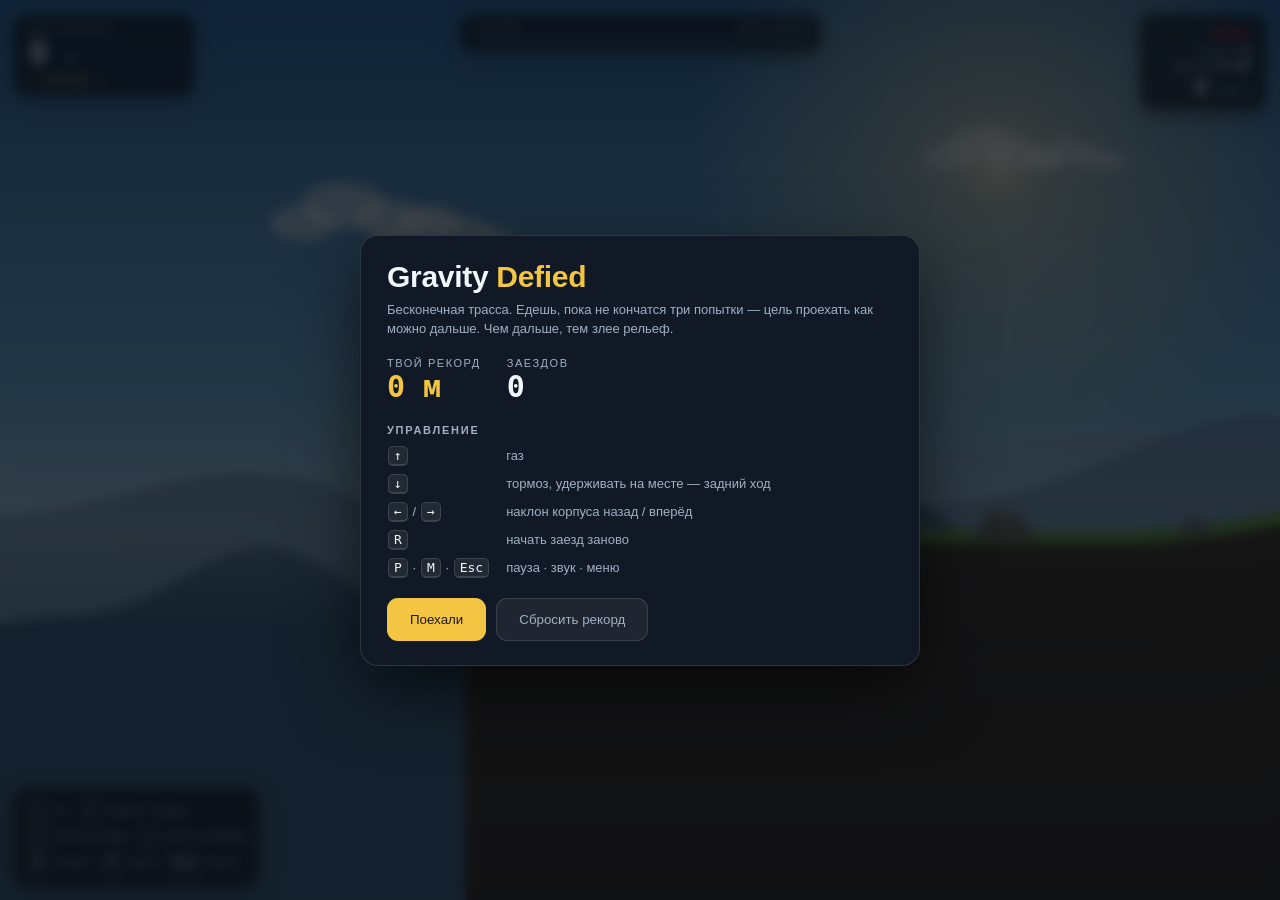
<file: index.html>
<!DOCTYPE html>
<html lang="ru">
<head>
  <meta charset="UTF-8">
  <meta http-equiv="refresh" content="0; url=gravity-defied_1.html">
  <link rel="canonical" href="gravity-defied_1.html">
  <title>Gravity Defied — Web</title>
</head>
<body>
  <p><a href="gravity-defied_1.html">Открыть игру</a></p>
</body>
</html>
</file>
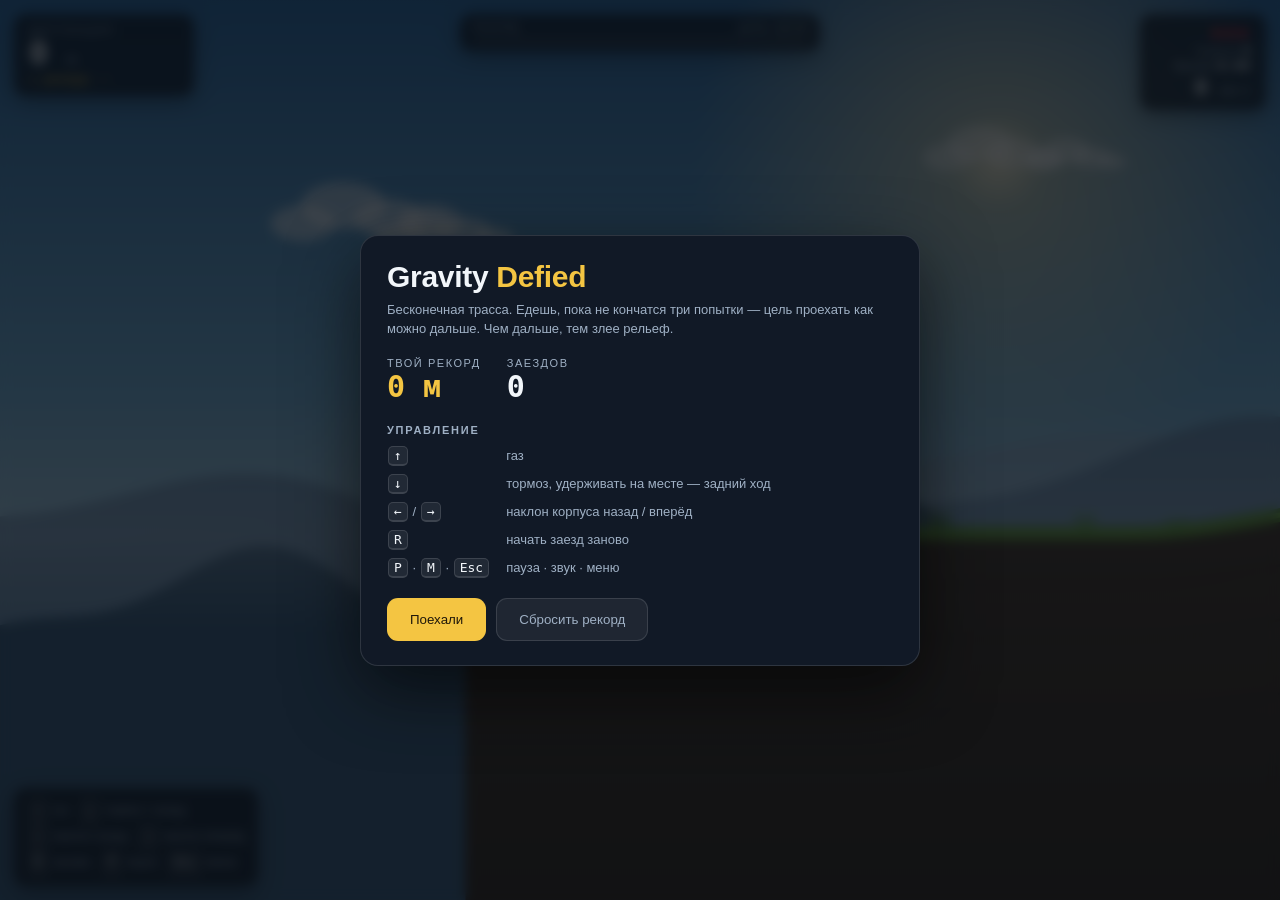
<file: gravity-defied_1.html>
<!DOCTYPE html>
<html lang="ru">
<head>
<meta charset="utf-8">
<meta name="viewport" content="width=device-width, initial-scale=1, maximum-scale=1, user-scalable=no, viewport-fit=cover">
<meta name="theme-color" content="#0a1018">
<meta name="mobile-web-app-capable" content="yes">
<meta name="apple-mobile-web-app-capable" content="yes">
<meta name="apple-mobile-web-app-status-bar-style" content="black-translucent">
<title>Gravity Defied — Endless</title>
<style>
  :root{
    --ink:#f2f6fa;
    --panel:rgba(12,18,28,.72);
    --panel-solid:#111926;
    --accent:#f4c542;
    --accent2:#e63946;
    --ok:#6fd18a;
    --muted:#9fb0c4;
    --line:rgba(255,255,255,.12);
    --safe-t:env(safe-area-inset-top,0px);
    --safe-b:env(safe-area-inset-bottom,0px);
    --safe-l:env(safe-area-inset-left,0px);
    --safe-r:env(safe-area-inset-right,0px);
  }
  *{box-sizing:border-box;-webkit-tap-highlight-color:transparent}
  html,body{height:100%;overscroll-behavior:none}
  body{
    margin:0;background:#0a1018;color:var(--ink);overflow:hidden;
    font-family:"Segoe UI",Roboto,"Helvetica Neue",Arial,system-ui,sans-serif;
    -webkit-font-smoothing:antialiased;user-select:none;-webkit-user-select:none;
    touch-action:none;
  }
  #game{display:block;width:100vw;height:100vh;height:100dvh;touch-action:none}
  .mono{font-family:ui-monospace,"SF Mono",Menlo,Consolas,"Roboto Mono",monospace;font-variant-numeric:tabular-nums}

  /* ---------- HUD ---------- */
  #hud{position:fixed;inset:0;pointer-events:none;z-index:2}
  .card{
    background:var(--panel);border:1px solid var(--line);border-radius:12px;
    backdrop-filter:blur(8px);-webkit-backdrop-filter:blur(8px);
    box-shadow:0 6px 22px rgba(0,0,0,.35);
  }
  #hudTL{position:absolute;left:calc(14px + var(--safe-l));top:calc(14px + var(--safe-t));padding:9px 14px;min-width:180px}
  #hudTL .lbl{font-size:11px;letter-spacing:.16em;text-transform:uppercase;color:var(--muted)}
  #hudTL .dist{font-size:32px;font-weight:600;line-height:1.1}
  #hudTL .dist span{font-size:14px;color:var(--muted);font-weight:400}
  #hudTL .best{font-size:12px;color:var(--accent);margin-top:1px}
  #hudTR{position:absolute;right:calc(14px + var(--safe-r));top:calc(14px + var(--safe-t));padding:9px 14px;text-align:right;min-width:126px}
  #hudTR .row{font-size:12px;color:var(--muted);letter-spacing:.05em}
  #hudTR .row b{color:var(--ink);font-weight:600;font-size:13px}
  #lives{font-size:17px;letter-spacing:3px;margin-bottom:2px;line-height:1}
  #lives i{font-style:normal;color:#3a4450}
  #lives i.on{color:var(--accent2);text-shadow:0 0 7px rgba(230,57,70,.65)}
  #speedo{margin-top:3px;font-size:21px;font-weight:600}
  #speedo span{font-size:11px;color:var(--muted);font-weight:400;letter-spacing:.1em}

  #recBar{
    position:absolute;left:50%;transform:translateX(-50%);
    top:calc(14px + var(--safe-t));width:min(360px,34vw);padding:7px 12px;
  }
  #recBar .lbl{display:flex;justify-content:space-between;font-size:10px;letter-spacing:.12em;
    color:var(--muted);text-transform:uppercase;margin-bottom:5px}
  #recTrack{position:relative;height:5px;border-radius:99px;background:rgba(255,255,255,.14)}
  #recFill{position:absolute;inset:0 auto 0 0;border-radius:99px;width:0%;
    background:linear-gradient(90deg,var(--accent),#ff8b4a)}
  #recMark{position:absolute;top:-4px;width:2px;height:13px;border-radius:2px;background:var(--accent);left:100%;display:none}

  #keysHint{position:absolute;left:calc(14px + var(--safe-l));bottom:calc(14px + var(--safe-b));padding:9px 12px;font-size:12px;color:var(--muted);line-height:1.75;transition:opacity .6s}
  kbd{
    display:inline-block;min-width:20px;text-align:center;padding:1px 5px;margin:0 1px;
    border:1px solid var(--line);border-bottom-width:2px;border-radius:5px;
    background:rgba(255,255,255,.07);color:var(--ink);font:600 11px/1.5 inherit
  }

  #toast{
    position:absolute;left:50%;top:26%;transform:translate(-50%,-50%) scale(.9);
    padding:12px 24px;border-radius:14px;font-size:24px;font-weight:700;
    opacity:0;transition:opacity .18s,transform .18s;text-align:center;white-space:nowrap
  }
  #toast.show{opacity:1;transform:translate(-50%,-50%) scale(1)}
  #toast small{display:block;font-size:13px;font-weight:400;color:var(--muted);margin-top:4px}

  /* ---------- touch controls ---------- */
  #touch{position:fixed;inset:0;z-index:3;display:none;pointer-events:none}
  body.touch #touch{display:block}
  body.touch #keysHint{display:none}
  .tgrp{position:absolute;bottom:calc(14px + var(--safe-b));display:flex;gap:14px;pointer-events:auto}
  .tgrp.l{left:calc(16px + var(--safe-l))}
  .tgrp.r{right:calc(16px + var(--safe-r))}
  .tcol{display:flex;flex-direction:column;align-items:center;gap:4px}
  .tcol em{font-style:normal;font-size:10px;letter-spacing:.08em;color:rgba(255,255,255,.55);
    text-shadow:0 1px 3px rgba(0,0,0,.8)}
  .tbtn{
    width:min(80px,20vw);height:min(80px,20vw);border-radius:50%;
    border:1px solid rgba(255,255,255,.24);background:rgba(14,20,30,.5);
    backdrop-filter:blur(6px);-webkit-backdrop-filter:blur(6px);
    color:var(--ink);font:600 13px/1 inherit;display:flex;align-items:center;justify-content:center;
    touch-action:none;transition:transform .07s,background .07s;padding:0
  }
  .tbtn svg{width:44%;height:44%;fill:none;stroke:currentColor;stroke-width:2.4;stroke-linecap:round;stroke-linejoin:round}
  .tbtn.down{opacity:.85}
  .tbtn.act{background:rgba(244,197,66,.34);border-color:var(--accent);transform:scale(.93)}
  .tbtn.gas{background:rgba(111,209,138,.18);border-color:rgba(111,209,138,.5)}
  .tbtn.gas.act{background:rgba(111,209,138,.42)}
  #tMenu{
    position:absolute;top:calc(14px + var(--safe-t));left:50%;transform:translateX(-50%);
    pointer-events:auto;width:40px;height:40px;border-radius:11px;border:1px solid var(--line);
    background:rgba(14,20,30,.6);color:var(--ink);font-size:17px;display:none
  }
  body.touch #tMenu{display:block}
  body.touch #recBar{display:none}

  /* ---------- overlays ---------- */
  .overlay{
    position:fixed;inset:0;display:none;align-items:center;justify-content:center;
    background:rgba(6,10,16,.74);backdrop-filter:blur(6px);-webkit-backdrop-filter:blur(6px);
    z-index:6;padding:20px;overflow:auto
  }
  .overlay.on{display:flex}
  .modal{
    width:min(560px,94vw);max-height:90vh;overflow:auto;background:var(--panel-solid);
    border:1px solid var(--line);border-radius:18px;padding:24px 26px;
    box-shadow:0 24px 70px rgba(0,0,0,.6)
  }
  .modal h1{margin:0;font-size:clamp(23px,5.5vw,30px);letter-spacing:-.01em}
  .modal h1 em{font-style:normal;color:var(--accent)}
  .modal .sub{color:var(--muted);font-size:13px;margin:6px 0 18px;line-height:1.5}
  .modal h2{font-size:11px;letter-spacing:.16em;text-transform:uppercase;color:var(--muted);margin:20px 0 10px;font-weight:600}
  .big{display:flex;gap:26px;flex-wrap:wrap;margin:14px 0 2px}
  .big div span{display:block;font-size:11px;letter-spacing:.14em;text-transform:uppercase;color:var(--muted)}
  .big div b{font-size:clamp(22px,6vw,30px);font-weight:600}
  .rec{color:var(--accent)}
  .btnRow{display:flex;gap:10px;flex-wrap:wrap;margin-top:20px}
  .btn{
    cursor:pointer;padding:13px 22px;border-radius:11px;border:1px solid var(--line);
    background:rgba(255,255,255,.06);color:var(--ink);font:600 15px/1 inherit;transition:.14s;
    touch-action:manipulation
  }
  .btn:hover{background:rgba(255,255,255,.13)}
  .btn.primary{background:var(--accent);color:#20180a;border-color:transparent}
  .btn.primary:hover{background:#ffd45e}
  .btn.ghost{font-weight:400;color:var(--muted)}
  .keyTable{display:grid;grid-template-columns:auto 1fr;gap:8px 16px;font-size:13px;color:var(--muted);align-items:center}
  .keyTable div:nth-child(odd){white-space:nowrap}
  body.touch .kbdOnly{display:none}
  body:not(.touch) .touchOnly{display:none}

  #rotate{
    position:fixed;inset:0;z-index:9;display:none;align-items:center;justify-content:center;
    background:#0a1018;color:var(--muted);text-align:center;padding:30px;font-size:15px;line-height:1.6
  }
  #rotate.on{display:flex}
  #rotate b{display:block;color:var(--ink);font-size:19px;margin-bottom:8px}

  @media (max-height:430px){
    #hudTL{padding:6px 11px;min-width:0}
    #hudTL .dist{font-size:23px}
    #hudTL .lbl{font-size:10px}
    #hudTR{padding:6px 11px;min-width:0}
    #speedo{font-size:16px}
  }
</style>
</head>
<body>
<canvas id="game"></canvas>

<div id="hud">
  <div id="hudTL" class="card">
    <div class="lbl">Дистанция</div>
    <div class="dist mono" id="hDist">0 <span>м</span></div>
    <div class="best mono" id="hBest">★ рекорд: —</div>
  </div>

  <div id="recBar" class="card">
    <div class="lbl"><span>Рекорд</span><span id="recTxt">—</span></div>
    <div id="recTrack"><div id="recFill"></div><div id="recMark"></div></div>
  </div>

  <div id="hudTR" class="card">
    <div id="lives"><i class="on">●</i><i class="on">●</i><i class="on">●</i></div>
    <div class="row">Сальто <b id="hFlips">0</b></div>
    <div class="row">Время <b class="mono" id="hTime">0:00</b></div>
    <div id="speedo" class="mono">0 <span>КМ/Ч</span></div>
  </div>

  <div id="keysHint" class="card">
    <kbd>↑</kbd> газ &nbsp; <kbd>↓</kbd> тормоз / назад<br>
    <kbd>←</kbd> наклон назад &nbsp; <kbd>→</kbd> наклон вперёд<br>
    <kbd>R</kbd> заново &nbsp; <kbd>P</kbd> пауза &nbsp; <kbd>Esc</kbd> меню
  </div>

  <div id="toast" class="card"></div>
</div>

<div id="touch">
  <button id="tMenu" aria-label="Меню">☰</button>
  <div class="tgrp l">
    <div class="tcol">
      <button class="tbtn" data-k="left" aria-label="Наклон назад">
        <svg viewBox="0 0 24 24"><path d="M6.5 15.5Q6.5 6 16 6"/><path d="M2.5 12.5 6.5 17 10.5 13.5Z" fill="currentColor" stroke="none"/></svg>
      </button>
      <em>назад</em>
    </div>
    <div class="tcol">
      <button class="tbtn" data-k="right" aria-label="Наклон вперёд">
        <svg viewBox="0 0 24 24"><path d="M17.5 15.5Q17.5 6 8 6"/><path d="M21.5 12.5 17.5 17 13.5 13.5Z" fill="currentColor" stroke="none"/></svg>
      </button>
      <em>вперёд</em>
    </div>
  </div>
  <div class="tgrp r">
    <div class="tcol">
      <button class="tbtn down" data-k="down" aria-label="Тормоз">
        <svg viewBox="0 0 24 24"><path d="M12 5v14"/><path d="M6 13l6 6 6-6"/></svg>
      </button>
      <em>тормоз</em>
    </div>
    <div class="tcol">
      <button class="tbtn gas" data-k="up" aria-label="Газ">
        <svg viewBox="0 0 24 24"><path d="M12 19V5"/><path d="M6 11l6-6 6 6"/></svg>
      </button>
      <em>газ</em>
    </div>
  </div>
</div>

<div class="overlay on" id="menu">
  <div class="modal">
    <h1>Gravity <em>Defied</em></h1>
    <div class="sub">Бесконечная трасса. Едешь, пока не кончатся три попытки — цель проехать как можно дальше. Чем дальше, тем злее рельеф.</div>

    <div class="big">
      <div><span>Твой рекорд</span><b class="mono rec" id="mBest">0 м</b></div>
      <div><span>Заездов</span><b class="mono" id="mRuns">0</b></div>
    </div>

    <h2>Управление</h2>
    <div class="keyTable kbdOnly">
      <div><kbd>↑</kbd></div><div>газ</div>
      <div><kbd>↓</kbd></div><div>тормоз, удерживать на месте — задний ход</div>
      <div><kbd>←</kbd> / <kbd>→</kbd></div><div>наклон корпуса назад / вперёд</div>
      <div><kbd>R</kbd></div><div>начать заезд заново</div>
      <div><kbd>P</kbd> · <kbd>M</kbd> · <kbd>Esc</kbd></div><div>пауза · звук · меню</div>
    </div>
    <div class="keyTable touchOnly">
      <div>▲ / ▼</div><div>газ и тормоз — справа</div>
      <div>⟲ / ⟳</div><div>наклон назад и вперёд — слева</div>
      <div>☰</div><div>меню и пауза — сверху</div>
    </div>

    <div class="btnRow">
      <button class="btn primary" id="btnPlay">Поехали</button>
      <button class="btn ghost" id="btnWipe">Сбросить рекорд</button>
    </div>
  </div>
</div>

<div class="overlay" id="over">
  <div class="modal">
    <h1 id="oTitle">Заезд окончен</h1>
    <div class="sub" id="oSub"></div>
    <div class="big">
      <div><span>Дистанция</span><b class="mono" id="oDist">0 м</b></div>
      <div><span>Рекорд</span><b class="mono rec" id="oBest">0 м</b></div>
      <div><span>Время</span><b class="mono" id="oTime">0:00</b></div>
      <div><span>Сальто</span><b class="mono" id="oFlips">0</b></div>
    </div>
    <div class="btnRow">
      <button class="btn primary" id="btnAgain">Ещё заезд</button>
      <button class="btn" id="btnMenu2">В меню</button>
    </div>
  </div>
</div>

<div class="overlay" id="pause">
  <div class="modal" style="width:min(400px,92vw)">
    <h1>Пауза</h1>
    <div class="sub">Заезд остановлен</div>
    <div class="btnRow">
      <button class="btn primary" id="btnResume">Продолжить</button>
      <button class="btn" id="btnRestart">Начать заново</button>
      <button class="btn" id="btnMenu3">В меню</button>
    </div>
  </div>
</div>

<div id="rotate"><div><b>Поверни телефон</b>Игра рассчитана на горизонтальный экран</div></div>

<script>
"use strict";
/* ============================================================================
   Gravity Defied — endless web remake
   Physics: 2-wheel rigid bike vs polyline terrain.
   Track:   procedurally generated forever, difficulty ramps with distance.
   Input:   arrow keys + on-screen touch pads.
   ========================================================================= */

const clamp=(v,a,b)=> v<a?a:(v>b?b:v);
const lerp =(a,b,t)=> a+(b-a)*t;
const TAU  = Math.PI*2;

function mulberry32(a){
  return function(){
    a|=0; a=a+0x6D2B79F5|0;
    let t=Math.imul(a^a>>>15,1|a);
    t=t+Math.imul(t^t>>>7,61|t)^t;
    return ((t^t>>>14)>>>0)/4294967296;
  };
}
const fmtM = m => Math.round(m).toLocaleString("ru-RU");
function fmtTime(ms){
  const t=Math.max(0,ms||0);
  const m=Math.floor(t/60000), s=Math.floor(t%60000/1000);
  return m+":"+String(s).padStart(2,"0");
}
const Store=(()=>{
  const mem={}; let ok=true;
  try{ localStorage.setItem("__t","1"); localStorage.removeItem("__t"); }catch(e){ ok=false; }
  return{
    get(k,d){ try{ const v=ok?localStorage.getItem(k):mem[k]; return v==null?d:JSON.parse(v);}catch(e){return d;} },
    set(k,v){ try{ const s=JSON.stringify(v); if(ok) localStorage.setItem(k,s); else mem[k]=s; }catch(e){} }
  };
})();

/* ------------------------------ terrain --------------------------------- */
class Terrain{
  constructor(pts){ this.p=pts; this.cell=48; this.reindex(); }
  reindex(){
    const p=this.p;
    this.n=p.length;
    this.minX=p[0].x; this.maxX=p[this.n-1].x;
    const cells=Math.max(2,Math.ceil((this.maxX-this.minX)/this.cell)+2);
    this.idx=new Int32Array(cells);
    let si=0;
    for(let c=0;c<cells;c++){
      const cx=this.minX+c*this.cell;
      while(si<this.n-2 && p[si+1].x<cx) si++;
      this.idx[c]=si;
    }
    let lo=Infinity,hi=-Infinity;
    for(let i=Math.max(0,this.n-4000);i<this.n;i++){ const y=p[i].y; if(y<lo)lo=y; if(y>hi)hi=y; }
    this.minY=lo; this.maxY=hi;
  }
  append(pts){ for(let i=0;i<pts.length;i++) this.p.push(pts[i]); this.reindex(); }
  prune(beforeX){
    let i=0;
    while(i<this.p.length-3 && this.p[i+1].x<beforeX) i++;
    if(i>200){ this.p.splice(0,i); this.reindex(); }
  }
  segIndex(x){
    const c=clamp(Math.floor((x-this.minX)/this.cell),0,this.idx.length-1);
    let i=this.idx[c]; const p=this.p;
    while(i<this.n-2 && p[i+1].x<x) i++;
    return i;
  }
  heightAt(x){
    const p=this.p;
    if(x<=this.minX) return p[0].y;
    if(x>=this.maxX) return p[this.n-1].y;
    const i=this.segIndex(x), a=p[i], b=p[i+1], dx=b.x-a.x;
    if(dx<=1e-6) return Math.min(a.y,b.y);
    return a.y+(b.y-a.y)*((x-a.x)/dx);
  }
  slopeAt(x){
    const i=this.segIndex(clamp(x,this.minX,this.maxX-1));
    const a=this.p[i], b=this.p[i+1];
    return Math.atan2(b.y-a.y,b.x-a.x);
  }
  collide(cx,cy,r){
    const p=this.p;
    let i=this.segIndex(cx-r), best=null, bestDepth=0;
    const lim=cx+r;
    for(;i<this.n-1;i++){
      const a=p[i], b=p[i+1];
      if(a.x>lim) break;
      const ex=b.x-a.x, ey=b.y-a.y, len2=ex*ex+ey*ey;
      let t=len2>1e-9?((cx-a.x)*ex+(cy-a.y)*ey)/len2:0;
      t=clamp(t,0,1);
      const px=a.x+ex*t, py=a.y+ey*t;
      let dx=cx-px, dy=cy-py, d=Math.hypot(dx,dy);
      if(d>=r) continue;
      if(d<1e-6){ dx=0; dy=-1; d=1e-6; }
      const depth=r-d;
      if(depth>bestDepth){ bestDepth=depth; best={nx:dx/d,ny:dy/d,depth}; }
    }
    return best;
  }
}

/* -------------------------- track generation ---------------------------- */
/* Every feature is clamped so its steepest slope stays inside the grip limit,
   otherwise the bike could meet a wall it can never climb. */
function buildFeatures(plan, x0, y0, rnd){
  const pts=[];
  let x=x0, y=y0;
  const push=(nx,ny)=>{
    const prev = pts.length?pts[pts.length-1].x:x0;
    if(nx<=prev) nx=prev+0.5;
    pts.push({x:nx,y:ny});
  };
  const ramp=(len,fn,step)=>{
    step=step||6;
    const steps=Math.max(1,Math.round(len/step)), y0b=y;
    for(let i=1;i<=steps;i++){ const t=i/steps; push(x+len*t, y0b+fn(t)); }
    x+=len; y=y0b+fn(1);
  };

  for(const f of plan){
    const k=f[0];
    if(k==="flat")       ramp(f[1],()=>0,24);
    else if(k==="slope") ramp(f[1], t=> f[2]*(t*t*(3-2*t)) );
    else if(k==="hills"){
      const L=f[1], cyc=f[3]||3, amp=Math.min(f[2], L*0.55/cyc);
      ramp(L, t=> -amp*(1-Math.cos(TAU*cyc*t))/2 );
    }
    else if(k==="rollers"){
      const L=f[1], cyc=f[3]||4, drift=f[4]||0, amp=Math.min(f[2], L*0.55/cyc);
      ramp(L, t=> -amp*Math.sin(Math.PI*cyc*t)*Math.sin(Math.PI*t)+drift*t );
    }
    else if(k==="bump"){ const L=f[1], h=Math.min(f[2],L*0.5); ramp(L, t=> -h*Math.pow(Math.sin(Math.PI*t),2) ); }
    else if(k==="dip") { const L=f[1], h=Math.min(f[2],L*0.5); ramp(L, t=>  h*Math.pow(Math.sin(Math.PI*t),2) ); }
    else if(k==="rough"){
      const L=f[1], amp=f[2], steps=Math.max(2,Math.round(L/14)), yb=y;
      let acc=0;
      for(let i=1;i<=steps;i++){
        const t=i/steps;
        acc=(acc+(rnd()*2-1)*amp)*0.72;
        push(x+L*t, yb+acc*Math.sin(Math.PI*t));
      }
      x+=L;
    }
    else if(k==="table"){
      const up=f[1], top=f[2], dn=f[3], h=f[4];
      ramp(up, t=> -h*(t*t*(3-2*t)), 5);
      ramp(top,()=>0,12);
      ramp(dn, t=>  h*(t*t*(3-2*t)), 5);
    }
    else if(k==="kicker"){ const L=f[1], h=Math.min(f[2],L*0.6); ramp(L, t=> -h*Math.pow(t,1.7), 4); }
    else if(k==="gap"){
      const w=f[1], d=f[2];
      push(x+2,y+d); x+=2; y+=d;
      ramp(w,()=>0,20);
      push(x+2,y-d); x+=2; y-=d;
    }
    else if(k==="drop"){ ramp(f[2]||60, t=> f[1]*Math.pow(t,.6), 4); }
    else if(k==="stairs"){
      const n=f[1], w=f[2], h=f[3];
      for(let i=0;i<n;i++){ ramp(w,()=>0,12); ramp(Math.max(12,h*0.95), t=> -h*(t*t*(3-2*t)), 3); }
    }
    else if(k==="whoops"){
      const n=f[1], w=f[2], h=Math.min(f[3], w*0.5);
      for(let i=0;i<n;i++) ramp(w, t=> -h*Math.pow(Math.sin(Math.PI*t),2), 4);
    }
  }
  return pts;
}

/* difficulty d: 0 at the start, 1 after ~15 000 units (≈450 m) */
function chunkPlan(rnd, d){
  const plan=[];
  const A = 30 + d*72;
  for(let i=0;i<7;i++){
    const r=rnd();
    if(r<0.26)      plan.push(["rollers", 520+rnd()*520, A*(0.7+rnd()*0.7), 3+((rnd()*3)|0), (rnd()-0.5)*140*d]);
    else if(r<0.42) plan.push(["hills",   520+rnd()*420, A*(0.7+rnd()*0.6), 2+((rnd()*3)|0)]);
    else if(r<0.53) plan.push(["bump",    200+rnd()*150, A*(1.0+rnd()*0.7)]);
    else if(r<0.62) plan.push(["rough",   260+rnd()*220, 9+d*17]);
    else if(r<0.71) plan.push(["table",   130+rnd()*40, 80+rnd()*80, 160+rnd()*90, 50+d*80]);
    else if(r<0.79) plan.push(["whoops",  3+((rnd()*4)|0), 58+rnd()*18, 13+d*13]);
    else if(r<0.86) plan.push(["stairs",  3+((rnd()*4)|0), 52+rnd()*24, 13+d*13]);
    else if(r<0.92) plan.push(["drop",    110+d*150, 55+rnd()*45]);
    else {
      plan.push(["kicker", 120+rnd()*40, 52+d*58]);
      plan.push(["gap",    110+rnd()*(50+d*170), 90+d*140]);
      plan.push(["flat",   170]);
    }
    if(rnd()<0.30) plan.push(["flat", 140+rnd()*170]);
  }
  return plan;
}

/* --------------------------------- bike ---------------------------------- */
/* Scale: 1 world unit = 3 cm. Wheelbase 44u = 1.32 m, wheel R 11u = 33 cm. */
const G          = 330;
const WHEEL_R    = 11;
const WHEELBASE  = 44;
const ENGINE_ACC = 95;
const MAX_SPIN   = 43;
const BRAKE      = 8;
const REVERSE    = 34;
const GRIP       = 2.20;
const IW         = 0.60;
const LEAN_GND   = 430;
const LEAN_AIR   = 230;
const AIR_DRAG   = 0.12;
const SPIN_DRAG  = 0.6;
const RESTITUTION= 0.06;
const KMH        = 0.108;
const METER      = 0.03;
const SUB_DT     = 1/240;

class Bike{
  constructor(){
    this.rear ={x:0,y:0,vx:0,vy:0,w:0,contact:null,slip:0};
    this.front={x:0,y:0,vx:0,vy:0,w:0,contact:null,slip:0};
    this.rearSpin=0; this.frontSpin=0;
    this.crashed=false; this.crashT=0;
    this.airTime=0; this.prevAng=0; this.flipAcc=0; this.flips=0;
    this.susR=0; this.susF=0; this.leanVis=0;
  }
  place(terr,x){
    const hw=WHEELBASE/2, s=terr.slopeAt(x);
    const cy=terr.heightAt(x)-WHEEL_R-6;
    const dx=Math.cos(s)*hw, dy=Math.sin(s)*hw;
    this.rear ={x:x-dx,y:cy-dy,vx:0,vy:0,w:0,contact:null,slip:0};
    this.front={x:x+dx,y:cy+dy,vx:0,vy:0,w:0,contact:null,slip:0};
    this.rearSpin=0; this.frontSpin=0;
    this.crashed=false; this.crashT=0; this.airTime=0;
    this.flipAcc=0; this.flips=0;
    this.prevAng=this.angle();
    this.susR=0; this.susF=0; this.leanVis=0;
  }
  angle(){ return Math.atan2(this.front.y-this.rear.y,this.front.x-this.rear.x); }
  cx(){ return (this.rear.x+this.front.x)/2; }
  cy(){ return (this.rear.y+this.front.y)/2; }
  speed(){ return Math.hypot((this.rear.vx+this.front.vx)/2,(this.rear.vy+this.front.vy)/2); }
  local(lx,ly){
    const a=this.angle(), c=Math.cos(a), s=Math.sin(a);
    return { x:this.cx()+c*lx+s*ly, y:this.cy()+s*lx-c*ly };
  }
  step(dt,input,terr){
    const R=this.rear, F=this.front;

    if(!this.crashed){
      if(input.up){ R.w+=ENGINE_ACC*dt; if(R.w>MAX_SPIN) R.w=MAX_SPIN; }
      if(input.down){
        const v=this.speed();
        if(v<34 && R.w>-MAX_SPIN*0.4) R.w-=REVERSE*dt;
        else { R.w-=R.w*BRAKE*dt; F.w-=F.w*BRAKE*dt; }
      }
      const grounded=!!(R.contact||F.contact);
      const T=(grounded?LEAN_GND:LEAN_AIR)*dt;
      let lean=0;
      if(input.left) lean-=1;
      if(input.right) lean+=1;
      if(lean!==0){
        const a=this.angle(), px=Math.sin(a), py=-Math.cos(a);
        const s=lean<0?1:-1;
        F.vx+=px*T*s; F.vy+=py*T*s;
        R.vx-=px*T*s; R.vy-=py*T*s;
      }
      this.leanVis=lerp(this.leanVis,lean,1-Math.pow(0.001,dt));
    }

    for(const W of [R,F]){
      W.vy+=G*dt;
      const d=1-AIR_DRAG*dt; W.vx*=d; W.vy*=d;
      W.x+=W.vx*dt; W.y+=W.vy*dt;
    }
    if(!(R.contact||F.contact)){ R.w-=R.w*SPIN_DRAG*dt; F.w-=F.w*SPIN_DRAG*dt; }

    for(let it=0;it<6;it++){
      const dx=F.x-R.x, dy=F.y-R.y;
      const L=Math.hypot(dx,dy)||1e-6;
      const diff=(L-WHEELBASE)/L*0.5;
      const cxx=dx*diff, cyy=dy*diff;
      R.x+=cxx; R.y+=cyy; F.x-=cxx; F.y-=cyy;
      const k=1/dt*0.5;
      R.vx+=cxx*k*0.35; R.vy+=cyy*k*0.35;
      F.vx-=cxx*k*0.35; F.vy-=cyy*k*0.35;
    }

    R.contact=null; F.contact=null;
    for(const W of [R,F]){
      // relax out of the surface — several passes so concave corners
      // (step risers, gully bottoms) can't wedge the wheel
      for(let it=0;it<4;it++){
        const p=terr.collide(W.x,W.y,WHEEL_R);
        if(!p) break;
        W.x+=p.nx*p.depth; W.y+=p.ny*p.depth;
      }
      const c=terr.collide(W.x,W.y,WHEEL_R+0.7);
      if(!c) continue;
      W.contact=c;
      const vn=W.vx*c.nx+W.vy*c.ny;
      if(vn<0){ const j=-vn*(1+RESTITUTION); W.vx+=c.nx*j; W.vy+=c.ny*j; }
      const tx=-c.ny, ty=c.nx;
      const vt=W.vx*tx+W.vy*ty;
      const slip=vt-W.w*WHEEL_R;
      let j=slip*(IW/(1+IW));
      const maxJ=GRIP*G*dt;
      if(j>maxJ) j=maxJ; if(j<-maxJ) j=-maxJ;
      W.vx-=tx*j; W.vy-=ty*j;
      W.w+=j/(IW*WHEEL_R);
      W.slip=slip;
    }

    const a=this.angle();
    let da=a-this.prevAng;
    while(da> Math.PI) da-=TAU;
    while(da<-Math.PI) da+=TAU;
    this.prevAng=a;
    if(!(R.contact||F.contact)){
      this.airTime+=dt; this.flipAcc+=da;
      if(Math.abs(this.flipAcc)>TAU){ this.flips+=1; this.flipAcc-=Math.sign(this.flipAcc)*TAU; }
    } else {
      if(this.airTime>0.05) this.flipAcc=0;
      this.airTime=0;
    }

    this.rearSpin+=R.w*dt; this.frontSpin+=F.w*dt;
    const k2=1-Math.pow(0.0005,dt);
    this.susR=lerp(this.susR, R.contact?clamp(-R.vy*0.02,-1,3):-1.4, k2);
    this.susF=lerp(this.susF, F.contact?clamp(-F.vy*0.02,-1,3):-1.4, k2);

    if(!this.crashed){
      const pts=[[0,36,4.6],[-4,26,4.0],[0,13,4.4],[-15,9,3.4],[15,10,3.4]];
      for(const p of pts){
        const w=this.local(p[0],p[1]);
        if(terr.collide(w.x,w.y,p[2])){ this.crash(); break; }
      }
    }
  }
  crash(){ if(this.crashed) return; this.crashed=true; this.crashT=0; this.rear.w*=0.2; this.front.w*=0.2; }
}

/* ------------------------------- particles ------------------------------- */
class Particles{
  constructor(){ this.a=[]; }
  spawn(x,y,vx,vy,life,size,col){
    if(this.a.length>380) this.a.shift();
    this.a.push({x,y,vx,vy,l:life,L:life,s:size,c:col});
  }
  step(dt){
    for(let i=this.a.length-1;i>=0;i--){
      const p=this.a[i];
      if((p.l-=dt)<=0){ this.a.splice(i,1); continue; }
      p.x+=p.vx*dt; p.y+=p.vy*dt;
      p.vy+=260*dt; p.vx*=1-1.2*dt; p.vy*=1-0.6*dt;
    }
  }
  draw(g){
    for(const p of this.a){
      const t=p.l/p.L;
      g.globalAlpha=t*0.75; g.fillStyle=p.c;
      g.beginPath(); g.arc(p.x,p.y,p.s*(0.4+t*0.8),0,TAU); g.fill();
    }
    g.globalAlpha=1;
  }
}

/* --------------------------------- setup --------------------------------- */
const cv=document.getElementById("game");
const g =cv.getContext("2d");

const VIEW_H=380, VIEW_W=660;
let W=0,H=0,DPR=1,scale=1;
const isTouch = (window.matchMedia && matchMedia("(pointer: coarse)").matches) || ("ontouchstart" in window);
if(isTouch) document.body.classList.add("touch");

function resize(){
  W=cv.clientWidth||window.innerWidth;
  H=cv.clientHeight||window.innerHeight;
  DPR=Math.min(window.devicePixelRatio||1,2);
  // keep the backing store under ~4.5 MPx so big retina screens stay at 60 fps
  const budget=4.5e6;
  if(W*H*DPR*DPR>budget) DPR=Math.max(1,Math.sqrt(budget/(W*H)));
  cv.width =Math.round(W*DPR);
  cv.height=Math.round(H*DPR);
  // IMPORTANT: the backing store is DPR times bigger than the CSS box,
  // so every draw call has to be scaled or only a corner of it gets painted.
  g.setTransform(DPR,0,0,DPR,0,0);
  scale=Math.min(H/VIEW_H, W/VIEW_W);
  document.getElementById("rotate").classList.toggle("on", isTouch && H>W*1.15);
}
window.addEventListener("resize",resize);
window.addEventListener("orientationchange",()=>setTimeout(resize,220));

const input={up:false,down:false,left:false,right:false};
const bike =new Bike();
const parts=new Particles();

const game={
  terr:null, seed:0, rnd:null, gen:0,
  startX:0, decor:[], decorTo:0,
  cam:{x:0,y:0},
  running:false, paused:false, started:false, dead:false,
  t0:0, elapsed:0,
  dist:0, maxX:0, lives:3, flips:0,
  best:Store.get("gd_best_dist",0)||0,
  runs:Store.get("gd_runs",0)||0,
  sound:Store.get("gd_sound",true),
  safe:[], safeMark:0, stuckT:0, progX:0, progT:0, spawnAt:0,
  trail:[], hintT:10
};

/* -------- endless world -------- */
const CHUNK_AHEAD=5200;

function difficultyAt(x){ return clamp((x-game.startX)/15000,0,1); }

function growWorld(){
  const T=game.terr;
  while(T.maxX < bike.cx()+CHUNK_AHEAD){
    const last=T.p[T.n-1];
    const plan=chunkPlan(game.rnd, difficultyAt(last.x));
    const pts=buildFeatures(plan, last.x, last.y, game.rnd);
    T.append(pts);
    growDecor();
  }
  if(bike.cx()-T.minX > 4200) T.prune(bike.cx()-3000);
}
function growDecor(){
  const T=game.terr, rnd=game.rnd;
  let x=Math.max(game.decorTo, T.minX+80);
  while(x<T.maxX-80){
    x += 40+rnd()*130;
    if(x>=T.maxX-80) break;
    const y=T.heightAt(x);
    if(Math.abs(T.slopeAt(x))>0.7) continue;
    const r=rnd();
    if(r<0.24)      game.decor.push({t:"tree",x,y,h:26+rnd()*30,s:0.6+rnd()*0.4,f:rnd()});
    else if(r<0.44) game.decor.push({t:"rock",x,y,h:6+rnd()*12,f:rnd()});
    else            game.decor.push({t:"tuft",x,y,h:5+rnd()*7,f:rnd()});
  }
  game.decorTo=x;
  const cut=bike.cx()-1200;
  while(game.decor.length && game.decor[0].x<cut) game.decor.shift();
}

function newRun(){
  game.seed=(Math.random()*1e9)|0;
  game.rnd=mulberry32(game.seed);
  const opening=[["flat",340],["hills",700,22,2],["flat",160]];
  game.terr=new Terrain([{x:0,y:0}].concat(buildFeatures(opening,0,0,game.rnd)));
  game.startX=90;
  game.decor=[]; game.decorTo=0;
  game.lives=3; game.flips=0; game.dist=0;
  game.elapsed=0; game.started=false; game.dead=false; game.running=true;
  game.trail.length=0; parts.a.length=0;
  game.safe=[]; game.safeMark=0;
  bike.place(game.terr,game.startX);
  game.maxX=bike.cx(); game.progX=bike.cx(); game.progT=0; game.stuckT=0;
  game.spawnAt=performance.now();
  game.cam.x=bike.cx(); game.cam.y=bike.cy()-40;
  growWorld();
  refreshHud();
}
function respawn(){
  // step back to the last spot we know was rideable
  let x=game.startX;
  for(let i=game.safe.length-1;i>=0;i--){
    if(game.safe[i] < game.maxX-70){ x=game.safe[i]; game.safe.length=i; break; }
  }
  bike.place(game.terr,x);
  parts.a.length=0; game.trail.length=0;
  game.progX=bike.cx(); game.progT=0; game.stuckT=0;
  game.spawnAt=performance.now();
  game.running=true;
}
function endRun(){
  game.running=false; game.dead=true;
  game.runs++; Store.set("gd_runs",game.runs);
  const m=Math.round(game.dist);
  const rec = m>game.best;
  if(rec){ game.best=m; Store.set("gd_best_dist",m); }
  el("oTitle").innerHTML = rec? 'Новый <span class="rec">рекорд</span>!' : "Заезд окончен";
  el("oSub").textContent = rec? "Дальше тебя ещё никто не заезжал." : "Рекорд ждёт: "+fmtM(game.best)+" м.";
  el("oDist").textContent  = fmtM(m)+" м";
  el("oBest").textContent  = fmtM(game.best)+" м";
  el("oTime").textContent  = fmtTime(game.elapsed);
  el("oFlips").textContent = game.flips;
  el("over").classList.add("on");
  game.paused=true;
}

/* -------- input -------- */
const KEYMAP={ArrowUp:"up",KeyW:"up",ArrowDown:"down",KeyS:"down",
              ArrowLeft:"left",KeyA:"left",ArrowRight:"right",KeyD:"right"};
window.addEventListener("keydown",e=>{
  if(e.repeat){ if(KEYMAP[e.code]) e.preventDefault(); return; }
  const k=KEYMAP[e.code];
  if(k){ input[k]=true; e.preventDefault(); startTimer(); audioResume(); return; }
  switch(e.code){
    case "KeyR": if(!overlayOpen()){ newRun(); } break;
    case "KeyP": togglePause(); break;
    case "KeyM": game.sound=!game.sound; Store.set("gd_sound",game.sound);
                 toast(game.sound?"Звук вкл":"Звук выкл","",900); break;
    case "Escape": openMenu(); break;
    case "Space": e.preventDefault(); break;
  }
});
window.addEventListener("keyup",e=>{ const k=KEYMAP[e.code]; if(k){ input[k]=false; e.preventDefault(); } });
window.addEventListener("blur",()=>{ input.up=input.down=input.left=input.right=false; });

/* touch pads */
document.querySelectorAll(".tbtn").forEach(b=>{
  const k=b.dataset.k;
  const on =e=>{ e.preventDefault(); input[k]=true;  b.classList.add("act");  startTimer(); audioResume(); };
  const off=e=>{ e.preventDefault(); input[k]=false; b.classList.remove("act"); };
  b.addEventListener("pointerdown",on);
  b.addEventListener("pointerup",off);
  b.addEventListener("pointercancel",off);
  b.addEventListener("pointerleave",off);
  b.addEventListener("contextmenu",e=>e.preventDefault());
});
document.getElementById("tMenu").addEventListener("click",e=>{ e.preventDefault(); togglePause(); });
document.addEventListener("touchmove",e=>{ if(e.target.closest(".overlay")) return; e.preventDefault(); },{passive:false});
document.addEventListener("gesturestart",e=>e.preventDefault());

function startTimer(){
  if(!game.started && game.running && !game.paused && !overlayOpen()){
    game.started=true; game.t0=performance.now()-game.elapsed;
  }
}

/* -------- audio -------- */
let AC=null,osc=null,gain=null;
function audioResume(){
  if(!game.sound) return;
  if(AC){ if(AC.state==="suspended") AC.resume(); return; }
  try{
    AC=new (window.AudioContext||window.webkitAudioContext)();
    osc=AC.createOscillator(); osc.type="sawtooth"; osc.frequency.value=60;
    gain=AC.createGain(); gain.gain.value=0;
    const lp=AC.createBiquadFilter(); lp.type="lowpass"; lp.frequency.value=900;
    osc.connect(lp); lp.connect(gain); gain.connect(AC.destination);
    osc.start();
  }catch(e){ AC=null; }
}
function audioUpdate(){
  if(!AC||!gain) return;
  if(!game.sound||game.paused||overlayOpen()||bike.crashed){ gain.gain.setTargetAtTime(0,AC.currentTime,.05); return; }
  const rpm=Math.abs(bike.rear.w)/MAX_SPIN;
  osc.frequency.setTargetAtTime(48+rpm*230,AC.currentTime,.04);
  gain.gain.setTargetAtTime((input.up?0.05:0.018)*(0.35+rpm*0.65),AC.currentTime,.06);
}

/* -------- HUD / overlays -------- */
const el=id=>document.getElementById(id);
function toast(msg,sub,ms){
  const t=el("toast");
  t.innerHTML=msg+(sub?("<small>"+sub+"</small>"):"");
  t.classList.add("show");
  clearTimeout(toast._t);
  toast._t=setTimeout(()=>t.classList.remove("show"),ms||1400);
}
function refreshHud(){
  el("hDist").innerHTML=fmtM(game.dist)+' <span>м</span>';
  el("hBest").textContent="★ рекорд: "+(game.best?fmtM(game.best)+" м":"—");
  el("hFlips").textContent=game.flips;
  el("hTime").textContent=fmtTime(game.elapsed);
  el("speedo").innerHTML=Math.round(bike.speed()*KMH)+' <span>КМ/Ч</span>';
  const lv=el("lives").children;
  for(let i=0;i<3;i++) lv[i].className = i<game.lives?"on":"";
  const goal = game.best>0 ? game.best : Math.max(100,Math.ceil((game.dist+1)/100)*100);
  el("recFill").style.width=clamp(game.dist/goal*100,0,100)+"%";
  el("recMark").style.display=game.best?"block":"none";
  el("recTxt").textContent=(game.best?"":"цель ")+fmtM(goal)+" м";
}
function overlayOpen(){ return document.querySelector(".overlay.on")!=null; }
function openMenu(){
  el("mBest").textContent=fmtM(game.best)+" м";
  el("mRuns").textContent=game.runs;
  el("over").classList.remove("on");
  el("pause").classList.remove("on");
  el("menu").classList.add("on");
  game.paused=true;
}
function closeOverlays(){
  document.querySelectorAll(".overlay").forEach(o=>o.classList.remove("on"));
  game.paused=false;
  if(game.started) game.t0=performance.now()-game.elapsed;
}
function togglePause(){
  if(el("menu").classList.contains("on")||el("over").classList.contains("on")) return;
  if(el("pause").classList.contains("on")) closeOverlays();
  else{ el("pause").classList.add("on"); game.paused=true; }
}
el("btnPlay").onclick   =()=>{ newRun(); closeOverlays(); audioResume(); };
el("btnAgain").onclick  =()=>{ newRun(); closeOverlays(); audioResume(); };
el("btnRestart").onclick=()=>{ newRun(); closeOverlays(); };
el("btnMenu2").onclick  =()=> openMenu();
el("btnMenu3").onclick  =()=> openMenu();
el("btnResume").onclick =()=> closeOverlays();
el("btnWipe").onclick   =()=>{
  game.best=0; game.runs=0;
  Store.set("gd_best_dist",0); Store.set("gd_runs",0);
  el("mBest").textContent="0 м"; el("mRuns").textContent="0"; refreshHud();
};

/* ------------------------------- rendering -------------------------------- */
function drawSky(){
  const s=g.createLinearGradient(0,0,0,H);
  s.addColorStop(0,"#2f6ea8"); s.addColorStop(0.42,"#77b6dd");
  s.addColorStop(0.78,"#cfe8f4"); s.addColorStop(1,"#e9dcc2");
  g.fillStyle=s; g.fillRect(0,0,W,H);
  const sx=W*0.78, sy=H*0.18;
  const sg=g.createRadialGradient(sx,sy,0,sx,sy,H*0.34);
  sg.addColorStop(0,"rgba(255,246,214,.95)");
  sg.addColorStop(0.16,"rgba(255,236,178,.55)");
  sg.addColorStop(1,"rgba(255,236,178,0)");
  g.fillStyle=sg; g.fillRect(0,0,W,H);
}
function drawClouds(){
  const cam=game.cam;
  for(let i=0;i<7;i++){
    const seed=i*137.5;
    const wx=((seed*53-cam.x*0.045)%(W+700)+W+700)%(W+700)-350;
    const wy=H*0.10+(i%3)*H*0.075+Math.sin(seed)*10-cam.y*0.045*scale*0.2;
    const s=0.7+(i%4)*0.28;
    g.globalAlpha=0.30+(i%3)*0.10; g.fillStyle="#fff";
    for(const o of [[-46,6,26],[-14,-8,34],[22,2,28],[52,8,20]]){
      g.beginPath(); g.ellipse(wx+o[0]*s,wy+o[1]*s,o[2]*s,o[2]*s*0.55,0,0,TAU); g.fill();
    }
  }
  g.globalAlpha=1;
}
function hillLayer(off,baseY,amp,freq,color,ph){
  const cam=game.cam;
  g.fillStyle=color; g.beginPath(); g.moveTo(0,H);
  for(let px=0;px<=W+14;px+=14){
    const wx=px/scale+cam.x*off;
    const y=baseY+Math.sin(wx*freq+ph)*amp
                 +Math.sin(wx*freq*2.37+ph*1.7)*amp*0.38
                 +Math.sin(wx*freq*0.41+ph*0.6)*amp*0.7;
    g.lineTo(px,y-cam.y*off*scale*0.25);
  }
  g.lineTo(W,H); g.closePath(); g.fill();
}
function drawParallax(){
  const horizon=H*0.60;
  drawClouds();
  hillLayer(0.07,horizon-70,46,0.0062,"rgba(150,181,207,.60)",1.3);
  hillLayer(0.16,horizon-18,56,0.0104,"rgba(104,141,175,.80)",4.1);
  hillLayer(0.34,horizon+42,50,0.0178,"rgba(58,94,126,.92)",2.2);
  const hz=g.createLinearGradient(0,horizon-140,0,horizon+90);
  hz.addColorStop(0,"rgba(226,240,248,0)");
  hz.addColorStop(0.6,"rgba(226,240,248,.22)");
  hz.addColorStop(1,"rgba(226,240,248,0)");
  g.fillStyle=hz; g.fillRect(0,horizon-140,W,230);
}
function drawWorld(){
  const T=game.terr, cam=game.cam;
  const left=cam.x-(W/2)/scale-40, right=cam.x+(W/2)/scale+40;
  let i=T.segIndex(Math.max(T.minX,left));
  const pts=[];
  for(;i<T.n;i++){ const p=T.p[i]; pts.push(p); if(p.x>right) break; }
  if(pts.length<2) return;

  g.save();
  g.translate(W/2,H/2); g.scale(scale,scale); g.translate(-cam.x,-cam.y);
  const bottom=cam.y+(H/2)/scale+500;

  const gr=g.createLinearGradient(0,T.minY-60,0,T.maxY+340);
  gr.addColorStop(0,"#6b5a45"); gr.addColorStop(0.18,"#4d3f31"); gr.addColorStop(1,"#241d17");
  g.beginPath(); g.moveTo(pts[0].x,bottom);
  for(const p of pts) g.lineTo(p.x,p.y);
  g.lineTo(pts[pts.length-1].x,bottom); g.closePath();
  g.fillStyle=gr; g.fill();

  g.beginPath(); g.moveTo(pts[0].x,pts[0].y);
  for(const p of pts) g.lineTo(p.x,p.y);
  g.lineWidth=7; g.lineJoin="round"; g.lineCap="round";
  g.strokeStyle="#5d8f38"; g.stroke();
  g.lineWidth=2.6; g.strokeStyle="#7fbb4c"; g.stroke();

  g.globalAlpha=.13; g.strokeStyle="#000"; g.lineWidth=1.4;
  for(const d of [26,54,92]){
    g.beginPath();
    for(let k=0;k<pts.length;k++){ const p=pts[k]; (k?g.lineTo:g.moveTo).call(g,p.x,p.y+d); }
    g.stroke();
  }
  g.globalAlpha=1;

  drawDecor(left,right);
  drawMilestones(left,right);
  drawTrail();
  parts.draw(g);
  drawBike();
  g.restore();
}
function drawDecor(left,right){
  for(const d of game.decor){
    if(d.x<left-60||d.x>right+60) continue;
    if(d.t==="tree"){
      const near=Math.abs(d.x-bike.cx());
      g.globalAlpha=near<70?clamp(0.22+near/70*0.78,0.22,1):1;
      const h=d.h;
      g.strokeStyle="#4a3a28"; g.lineWidth=3*d.s; g.lineCap="round";
      g.beginPath(); g.moveTo(d.x,d.y); g.lineTo(d.x+(d.f-0.5)*6,d.y-h*0.45); g.stroke();
      const cy=d.y-h*0.62, rr=h*0.34*d.s;
      g.fillStyle=d.f>0.5?"#3f7a35":"#356b2e";
      g.beginPath(); g.arc(d.x-rr*0.5,cy+rr*0.25,rr*0.8,0,TAU); g.fill();
      g.beginPath(); g.arc(d.x+rr*0.55,cy+rr*0.3,rr*0.72,0,TAU); g.fill();
      g.fillStyle=d.f>0.5?"#4d9440":"#428339";
      g.beginPath(); g.arc(d.x,cy-rr*0.25,rr,0,TAU); g.fill();
      g.globalAlpha=1;
    } else if(d.t==="rock"){
      g.fillStyle="#6d6a63";
      g.beginPath(); g.moveTo(d.x-d.h,d.y+1); g.lineTo(d.x-d.h*0.4,d.y-d.h*0.9);
      g.lineTo(d.x+d.h*0.35,d.y-d.h*0.75); g.lineTo(d.x+d.h,d.y+1); g.closePath(); g.fill();
      g.fillStyle="rgba(255,255,255,.16)";
      g.beginPath(); g.moveTo(d.x-d.h*0.4,d.y-d.h*0.9); g.lineTo(d.x+d.h*0.35,d.y-d.h*0.75);
      g.lineTo(d.x-d.h*0.1,d.y-d.h*0.3); g.closePath(); g.fill();
    } else {
      g.strokeStyle="#63a03c"; g.lineWidth=1.4; g.lineCap="round";
      for(let k=-1;k<=1;k++){
        g.beginPath(); g.moveTo(d.x+k*2.2,d.y); g.lineTo(d.x+k*4.5,d.y-d.h); g.stroke();
      }
    }
  }
}
/* distance markers every 100 m + a checkered post at the current record */
function drawMilestones(left,right){
  const T=game.terr, step=100/METER;
  const from=Math.ceil((left-game.startX)/step), to=Math.floor((right-game.startX)/step);
  for(let k=Math.max(1,from);k<=to;k++){
    const x=game.startX+k*step, y=T.heightAt(x);
    g.strokeStyle="rgba(255,255,255,.75)"; g.lineWidth=2; g.lineCap="round";
    g.beginPath(); g.moveTo(x,y); g.lineTo(x,y-34); g.stroke();
    g.fillStyle="rgba(255,255,255,.85)";
    g.beginPath(); g.moveTo(x,y-34); g.lineTo(x+20,y-28); g.lineTo(x,y-22); g.closePath(); g.fill();
    g.fillStyle="#1b2330"; g.font="600 9px sans-serif"; g.textAlign="left";
    g.fillText(k*100+"м", x+3, y-25.5);
  }
  if(game.best>0){
    const bx=game.startX+game.best/METER;
    if(bx>left-40&&bx<right+40){
      const by=T.heightAt(bx);
      g.strokeStyle="#f4c542"; g.lineWidth=2.6;
      g.beginPath(); g.moveTo(bx,by); g.lineTo(bx,by-58); g.stroke();
      const cs=6;
      for(let r=0;r<4;r++) for(let c=0;c<4;c++){
        g.fillStyle=((r+c)%2)?"#141821":"#f4c542";
        g.fillRect(bx+1+c*cs,by-58+r*cs,cs,cs);
      }
    }
  }
}
function drawTrail(){
  const tr=game.trail;
  if(tr.length<2) return;
  g.strokeStyle="rgba(40,30,20,.22)"; g.lineWidth=2.4; g.lineCap="round";
  g.beginPath(); g.moveTo(tr[0].x,tr[0].y);
  for(let i=1;i<tr.length;i++){
    if(tr[i].b) g.moveTo(tr[i].x,tr[i].y); else g.lineTo(tr[i].x,tr[i].y);
  }
  g.stroke();
}
function drawWheel(x,y,spin,r){
  g.save(); g.translate(x,y); g.rotate(spin);
  g.beginPath(); g.arc(0,0,r,0,TAU); g.fillStyle="#15171c"; g.fill();
  g.beginPath(); g.arc(0,0,r-2.6,0,TAU); g.strokeStyle="#2c3038"; g.lineWidth=1.2; g.stroke();
  g.strokeStyle="#c9d2db"; g.lineWidth=1.1;
  for(let i=0;i<6;i++){
    const a=i*Math.PI/3;
    g.beginPath(); g.moveTo(Math.cos(a)*2.5,Math.sin(a)*2.5);
    g.lineTo(Math.cos(a)*(r-3.6),Math.sin(a)*(r-3.6)); g.stroke();
  }
  g.beginPath(); g.arc(0,0,2.6,0,TAU); g.fillStyle="#8f9aa6"; g.fill();
  g.strokeStyle="rgba(255,255,255,.10)"; g.lineWidth=1.6;
  for(let i=0;i<10;i++){ const a=i*TAU/10; g.beginPath(); g.arc(0,0,r-1.1,a,a+0.16); g.stroke(); }
  g.restore();
}
function drawBike(){
  const a=bike.angle(), c=Math.cos(a), s=Math.sin(a);
  const mx=bike.cx(), my=bike.cy();
  const L=(lx,ly)=>({x:mx+c*lx+s*ly, y:my+s*lx-c*ly});
  const T=game.terr, hw=WHEELBASE/2;

  const gy=T.heightAt(mx);
  if(gy-my<180){
    g.globalAlpha=clamp(1-(gy-my)/180,0,1)*0.32; g.fillStyle="#000";
    g.beginPath(); g.ellipse(mx,gy-2,30,5.5,0,0,TAU); g.fill(); g.globalAlpha=1;
  }

  const rw=bike.rear, fw=bike.front;
  const swArm=L(-hw+2,8+bike.susR), forkT=L(hw-4,20+bike.susF);
  const bar=L(15,23), peg=L(-4,6);

  g.lineCap="round";
  g.strokeStyle="#59616c"; g.lineWidth=5;
  g.beginPath(); g.moveTo(swArm.x,swArm.y); g.lineTo(rw.x,rw.y); g.stroke();
  g.strokeStyle="#8d97a3"; g.lineWidth=2;
  g.beginPath(); g.moveTo(swArm.x,swArm.y); g.lineTo(rw.x,rw.y); g.stroke();
  g.strokeStyle="#3b424b"; g.lineWidth=4.6;
  g.beginPath(); g.moveTo(forkT.x,forkT.y); g.lineTo(fw.x,fw.y); g.stroke();
  g.strokeStyle="#cfd7e0"; g.lineWidth=2.4;
  g.beginPath(); g.moveTo(forkT.x,forkT.y); g.lineTo(L(hw-2,10).x,L(hw-2,10).y); g.stroke();

  drawWheel(rw.x,rw.y,bike.rearSpin,WHEEL_R);
  drawWheel(fw.x,fw.y,bike.frontSpin,WHEEL_R);

  g.strokeStyle="#1e232b"; g.lineWidth=2.6;
  g.beginPath(); g.moveTo(L(-24,15).x,L(-24,15).y);
  g.quadraticCurveTo(L(-18,19).x,L(-18,19).y,L(-9,19).x,L(-9,19).y); g.stroke();

  g.fillStyle="#39404a";
  const eA=L(-3,3),eB=L(6,5),eC=L(7,12),eD=L(-2,11);
  g.beginPath(); g.moveTo(eA.x,eA.y); g.lineTo(eB.x,eB.y); g.lineTo(eC.x,eC.y); g.lineTo(eD.x,eD.y);
  g.closePath(); g.fill();
  g.strokeStyle="#20252c"; g.lineWidth=1; g.stroke();

  g.strokeStyle="#e63946"; g.lineWidth=2.8; g.lineJoin="round";
  g.beginPath();
  g.moveTo(L(-13,12).x,L(-13,12).y); g.lineTo(L(-4,18).x,L(-4,18).y);
  g.lineTo(L(9,19).x,L(9,19).y);     g.lineTo(L(8,8).x,L(8,8).y);
  g.lineTo(L(-3,4).x,L(-3,4).y);     g.lineTo(L(-13,12).x,L(-13,12).y);
  g.stroke();

  g.fillStyle="#f4c542";
  const t1=L(0,19),t2=L(8,19.5),t3=L(9,15.5),t4=L(0,14.5);
  g.beginPath(); g.moveTo(t1.x,t1.y); g.lineTo(t2.x,t2.y); g.lineTo(t3.x,t3.y); g.lineTo(t4.x,t4.y);
  g.closePath(); g.fill();
  g.strokeStyle="#c79c22"; g.lineWidth=.8; g.stroke();

  g.strokeStyle="#191d24"; g.lineWidth=4.2;
  g.beginPath(); g.moveTo(L(-15,18).x,L(-15,18).y); g.lineTo(L(-2,19.5).x,L(-2,19.5).y); g.stroke();

  g.strokeStyle="#20242b"; g.lineWidth=2.2;
  g.beginPath(); g.moveTo(L(11,20).x,L(11,20).y); g.lineTo(bar.x,bar.y); g.stroke();
  g.fillStyle="#eef2f6";
  const nA=L(13,17),nB=L(19,15),nC=L(17,10.5),nD=L(12,12);
  g.beginPath(); g.moveTo(nA.x,nA.y); g.lineTo(nB.x,nB.y); g.lineTo(nC.x,nC.y); g.lineTo(nD.x,nD.y);
  g.closePath(); g.fill();

  const lean=bike.leanVis, crouch=bike.crashed?0.6:0;
  const hip=L(-11+crouch*3,19-crouch*3);
  const sh =L(-2+lean*5,31-Math.abs(lean)*3-crouch*7);
  const head=L(1+lean*7,37-Math.abs(lean)*3-crouch*9);
  const knee=L(-3,11);

  g.lineCap="round"; g.lineJoin="round";
  g.strokeStyle="#2b3a67"; g.lineWidth=4.4;
  g.beginPath(); g.moveTo(hip.x,hip.y); g.lineTo(knee.x,knee.y); g.lineTo(peg.x,peg.y); g.stroke();
  g.strokeStyle="#31477f"; g.lineWidth=6.2;
  g.beginPath(); g.moveTo(hip.x,hip.y); g.lineTo(sh.x,sh.y); g.stroke();
  g.strokeStyle="#2b3a67"; g.lineWidth=3.6;
  g.beginPath(); g.moveTo(sh.x,sh.y); g.lineTo(L(9,26).x,L(9,26).y); g.lineTo(bar.x,bar.y); g.stroke();
  g.fillStyle="#f4c542";
  g.beginPath(); g.arc(head.x,head.y,4.6,0,TAU); g.fill();
  g.fillStyle="#1b2330";
  const vis=L(3+lean*7,37-Math.abs(lean)*3-crouch*9);
  g.beginPath(); g.arc(vis.x,vis.y,2.4,0,TAU); g.fill();

  if(bike.crashed){
    g.strokeStyle="rgba(230,57,70,.9)"; g.lineWidth=2;
    g.beginPath(); g.arc(mx,my+18,26+Math.sin(performance.now()/90)*3,0,TAU); g.stroke();
  }
}

/* ------------------------------- main loop -------------------------------- */
let last=performance.now(), acc=0;
function frame(now){
  requestAnimationFrame(frame);
  let dt=(now-last)/1000; last=now;
  if(dt>0.1) dt=0.1;

  if(W!==cv.clientWidth||H!==cv.clientHeight) resize();

  const active=game.running&&!game.paused&&!overlayOpen();
  if(active){
    acc+=dt;
    let steps=0;
    while(acc>=SUB_DT&&steps<10){ bike.step(SUB_DT,input,game.terr); acc-=SUB_DT; steps++; }
    if(steps>=10) acc=0;
    parts.step(dt);
    postStep(dt);
    if(game.started) game.elapsed=now-game.t0;
  } else acc=0;

  const tx=bike.cx()+clamp((bike.front.vx+bike.rear.vx)/2,-320,320)*0.20;
  const k=1-Math.pow(0.0006,dt);
  game.cam.x=lerp(game.cam.x,tx,k);
  game.cam.y=lerp(game.cam.y,bike.cy()-26,k*0.8);

  drawSky(); drawParallax(); drawWorld();
  refreshHud(); audioUpdate();

  if(game.hintT>0){ game.hintT-=dt; if(game.hintT<=0) el("keysHint").style.opacity="0.18"; }
}

function postStep(dt){
  const T=game.terr;

  if(bike.cx()>game.maxX){
    game.maxX=bike.cx();
    game.dist=(game.maxX-game.startX)*METER;
    growWorld();
  }

  if(bike.cy()>T.maxY+700||bike.cx()<T.minX+20) bike.crash();

  if(!bike.crashed){
    // remember rideable spots to fall back to
    if(bike.cx()>game.safeMark+45){
      game.safeMark=bike.cx();
      const R=bike.rear,F=bike.front;
      if(R.contact&&F.contact&&Math.abs(bike.angle()-T.slopeAt(bike.cx()))<0.4&&Math.abs(T.slopeAt(bike.cx()))<0.32){
        game.safe.push(bike.cx());
        if(game.safe.length>60) game.safe.shift();
      }
    }
    // pinned in a hole, or simply not moving forward any more
    if(bike.speed()<26){
      game.stuckT+=dt;
      if(game.stuckT>2.6&&(bike.cy()-T.heightAt(bike.cx()+58))>46){ game.stuckT=0; bike.crash(); }
    } else game.stuckT=0;
    if(bike.cx()>game.progX+18){ game.progX=bike.cx(); game.progT=0; }
    else if(input.up||input.down||input.left||input.right){
      game.progT+=dt;
      if(game.progT>8){ game.progT=0; bike.crash(); }
    }
  }

  if(bike.crashed){
    bike.crashT+=dt;
    if(bike.crashT>0.02&&bike.crashT-dt<=0.02){
      game.lives--;
      for(let i=0;i<18;i++){
        const a=Math.random()*TAU, sp=40+Math.random()*160;
        parts.spawn(bike.cx(),bike.cy()+10,Math.cos(a)*sp,Math.sin(a)*sp-60,
                    0.5+Math.random()*0.5,1.5+Math.random()*2.5,"#c9b08a");
      }
      if(navigator.vibrate) try{ navigator.vibrate(game.lives>0?55:[60,50,120]); }catch(e){}
      if(game.lives>0) toast("Падение","Осталось попыток: "+game.lives,1300);
    }
    if(bike.crashT>1.15){
      if(game.lives>0) respawn(); else endRun();
    }
    return;
  }

  if(bike.flips>0){
    game.flips+=bike.flips;
    toast("Сальто! ×"+bike.flips,"",900);
    bike.flips=0;
  }

  const R=bike.rear;
  if(R.contact){
    const slip=Math.abs(R.slip);
    if(slip>26&&Math.random()<clamp(slip/240,0,0.9)){
      parts.spawn(R.x-Math.sign(R.slip||1)*4,R.y+WHEEL_R-2,
        -R.vx*0.25+(Math.random()-0.5)*40,-30-Math.random()*60,
        0.35+Math.random()*0.4,1.4+Math.random()*2.2,"#c9b08a");
    }
  }
  const tr=game.trail, lp=tr[tr.length-1];
  if(!lp||Math.hypot(R.x-lp.x,R.y-lp.y)>5){
    tr.push({x:R.x,y:R.y+WHEEL_R-1,b:!R.contact});
    if(tr.length>380) tr.shift();
  }
}

/* --------------------------------- boot ---------------------------------- */
resize();
newRun();
game.paused=true;              // menu is open at boot
el("mBest").textContent=fmtM(game.best)+" м";
el("mRuns").textContent=game.runs;
requestAnimationFrame(frame);
</script>
</body>
</html>
</file>
